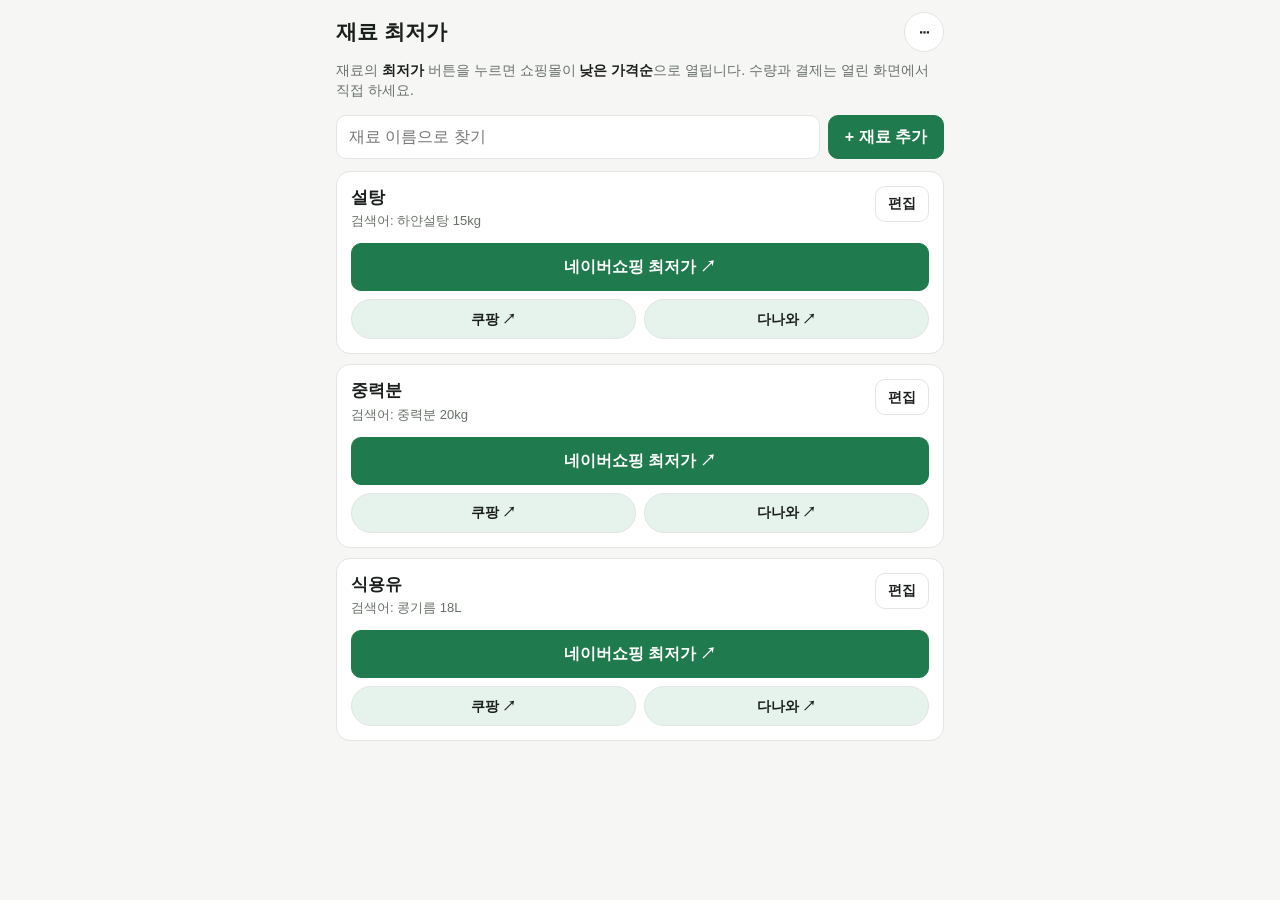
<file: order_app/index.html>
<!doctype html>
<html lang="ko">
<head>
  <meta charset="utf-8">
  <meta name="viewport" content="width=device-width, initial-scale=1, viewport-fit=cover">
  <title>재료 최저가</title>
  <meta name="theme-color" content="#1f7a4d">
  <link rel="manifest" href="manifest.json">
  <link rel="icon" href="icon.svg" type="image/svg+xml">
  <link rel="apple-touch-icon" href="icon.svg">
  <link rel="stylesheet" href="style.css">
</head>
<body>
  <main class="view">
    <header class="topbar">
      <h1>재료 최저가</h1>
      <button id="menu-btn" class="icon-btn" aria-label="메뉴">⋯</button>
    </header>

    <p class="intro">재료의 <b>최저가</b> 버튼을 누르면 쇼핑몰이 <b>낮은 가격순</b>으로 열립니다. 수량과 결제는 열린 화면에서 직접 하세요.</p>

    <div class="toolbar">
      <input id="filter" type="search" placeholder="재료 이름으로 찾기" autocomplete="off">
      <button id="add-btn" class="btn primary">+ 재료 추가</button>
    </div>

    <ul id="items" class="items"></ul>
    <p id="empty" class="empty" hidden>아직 등록된 재료가 없습니다.<br><b>+ 재료 추가</b>로 자주 사는 재료를 올려주세요.</p>
    <p id="no-match" class="empty" hidden>찾는 재료가 없습니다.</p>
  </main>

  <!-- 재료 추가/편집 -->
  <dialog id="item-dialog">
    <form id="item-form" method="dialog">
      <h2 id="dialog-title">재료 추가</h2>
      <label>재료 이름 *
        <input name="name" required maxlength="40" placeholder="예: 설탕">
      </label>
      <label>검색어 <span class="hint">비우면 재료 이름으로 검색. 용량까지 넣으면 더 정확합니다.</span>
        <input name="query" maxlength="100" placeholder="예: 백설 하얀설탕 15kg">
      </label>
      <label>메모
        <input name="memo" maxlength="100" placeholder="예: 2주에 1포대, 지난번 21,000원">
      </label>
      <div class="actions">
        <button type="button" id="delete-btn" class="btn danger ghost" hidden>삭제</button>
        <span class="spacer"></span>
        <button type="button" id="cancel-btn" class="btn">취소</button>
        <button type="submit" class="btn primary">저장</button>
      </div>
    </form>
  </dialog>

  <!-- 메뉴 -->
  <dialog id="menu-dialog">
    <div class="menu">
      <h2>설정</h2>
      <fieldset>
        <legend>최저가 버튼이 여는 사이트</legend>
        <div id="main-site"></div>
      </fieldset>
      <label class="radio check">
        <input id="naver-app" type="checkbox">
        <span><b>네이버는 네이버 앱으로 열기</b> <span class="hint">휴대폰에 네이버 앱이 없으면 꺼주세요. 끄면 인터넷 브라우저로 열립니다.</span></span>
      </label>
      <h2>재료 목록 백업</h2>
      <p class="hint">재료 목록은 이 휴대폰(브라우저)에만 저장됩니다. 기기를 바꿀 때는 파일로 옮기세요.</p>
      <button id="export-btn" class="btn">파일로 내보내기</button>
      <label class="btn file-btn">파일에서 가져오기<input id="import-input" type="file" accept="application/json,.json" hidden></label>
      <button id="menu-close" class="btn primary">닫기</button>
    </div>
  </dialog>

  <div id="toast" class="toast" role="status" hidden>
    <span>네이버 앱이 안 열리나요?</span>
    <a target="_blank" rel="noopener">웹으로 열기 ↗</a>
    <button id="toast-close" type="button" aria-label="닫기">✕</button>
  </div>

  <script src="sites.js"></script>
  <script src="app.js"></script>
</body>
</html>
</file>
<file: order_app/style.css>
:root {
  --bg: #f6f7f5;
  --surface: #ffffff;
  --text: #1b1f1c;
  --muted: #687068;
  --line: #e2e5e1;
  --accent: #1f7a4d;
  --accent-text: #ffffff;
  --accent-soft: #e6f3ec;
  --danger: #b3261e;
  --radius: 14px;
}
@media (prefers-color-scheme: dark) {
  :root {
    --bg: #121513;
    --surface: #1c201d;
    --text: #e8ebe8;
    --muted: #9aa39b;
    --line: #2c322e;
    --accent: #4cc38a;
    --accent-text: #0b1f14;
    --accent-soft: #1b3326;
    --danger: #ff8a80;
  }
}

* { box-sizing: border-box; }
[hidden] { display: none !important; }
html { -webkit-text-size-adjust: 100%; }
body {
  margin: 0;
  background: var(--bg);
  color: var(--text);
  font-family: -apple-system, BlinkMacSystemFont, "Apple SD Gothic Neo", "Malgun Gothic", "Noto Sans KR", sans-serif;
  font-size: 16px;
  line-height: 1.45;
}
.view { max-width: 640px; margin: 0 auto; padding: 0 16px calc(32px + env(safe-area-inset-bottom)); }

.topbar {
  position: sticky; top: 0; z-index: 5;
  display: flex; align-items: center; gap: 8px;
  padding: calc(12px + env(safe-area-inset-top)) 0 8px;
  background: var(--bg);
}
.topbar h1 { font-size: 21px; margin: 0; flex: 1; }
.intro { margin: 0 0 14px; color: var(--muted); font-size: 14px; word-break: keep-all; }
.intro b { color: var(--text); }

.icon-btn {
  width: 40px; height: 40px; flex: none;
  border: 1px solid var(--line); border-radius: 50%;
  background: var(--surface); color: var(--text);
  font-size: 18px; cursor: pointer;
}
.btn {
  display: inline-flex; align-items: center; justify-content: center;
  min-height: 44px; padding: 0 16px;
  border: 1px solid var(--line); border-radius: 10px;
  background: var(--surface); color: var(--text);
  font: inherit; font-weight: 600; cursor: pointer; text-decoration: none;
  white-space: nowrap;
}
.btn.primary { background: var(--accent); border-color: var(--accent); color: var(--accent-text); }
.btn.small { min-height: 36px; padding: 0 12px; font-size: 14px; }
.btn.ghost { background: transparent; }
.btn.danger { color: var(--danger); }

.toolbar { display: flex; gap: 8px; margin-bottom: 12px; }
.toolbar input {
  flex: 1; min-width: 0; min-height: 44px; padding: 0 12px;
  border: 1px solid var(--line); border-radius: 10px;
  background: var(--surface); color: var(--text); font: inherit;
}

.items { list-style: none; margin: 0; padding: 0; display: grid; gap: 10px; }
.item {
  padding: 14px; background: var(--surface);
  border: 1px solid var(--line); border-radius: var(--radius);
  display: grid; gap: 12px;
}
.item-head { display: flex; align-items: flex-start; gap: 8px; }
.item-info { flex: 1; min-width: 0; }
.item-name { font-weight: 700; font-size: 17px; }
.item-meta { color: var(--muted); font-size: 13px; margin-top: 2px; overflow-wrap: anywhere; }
.item-actions { display: grid; gap: 8px; }
.main-link { width: 100%; min-height: 48px; font-size: 16px; }
.chips { display: flex; gap: 8px; flex-wrap: wrap; }
.chip {
  flex: 1; display: inline-flex; align-items: center; justify-content: center;
  min-height: 40px; padding: 0 12px;
  border: 1px solid var(--line); border-radius: 999px;
  background: var(--accent-soft); color: var(--text);
  font-size: 14px; font-weight: 600; text-decoration: none; white-space: nowrap;
}

.empty { color: var(--muted); text-align: center; padding: 32px 8px; }

dialog {
  width: min(440px, calc(100vw - 32px));
  border: 0; border-radius: 16px; padding: 20px;
  background: var(--surface); color: var(--text);
}
dialog::backdrop { background: rgba(0, 0, 0, .45); }
dialog h2 { margin: 0 0 12px; font-size: 19px; }
dialog label { display: block; margin-bottom: 12px; font-size: 14px; font-weight: 600; }
dialog input:not([type=radio]) {
  display: block; width: 100%; margin-top: 4px; min-height: 44px; padding: 0 12px;
  border: 1px solid var(--line); border-radius: 10px;
  background: var(--bg); color: var(--text); font: inherit; font-weight: 400;
}
.hint { color: var(--muted); font-weight: 400; font-size: 12px; }
.actions { display: flex; gap: 8px; align-items: center; margin-top: 8px; }
.spacer { flex: 1; }
.menu { display: grid; gap: 10px; }
.menu h2 { margin: 6px 0 0; }
.menu .hint { margin: -4px 0 2px; }
fieldset { border: 1px solid var(--line); border-radius: 10px; margin: 0; padding: 8px 12px 0; }
legend { font-size: 14px; font-weight: 600; padding: 0 4px; }
label.radio { display: flex; gap: 10px; align-items: flex-start; font-weight: 400; margin-bottom: 10px; cursor: pointer; }
label.radio input { margin-top: 4px; accent-color: var(--accent); }
.file-btn { margin: 0; }

label.check { margin: 2px 0 4px; }
.toast {
  position: fixed; z-index: 20;
  left: 16px; right: 16px; bottom: calc(16px + env(safe-area-inset-bottom));
  max-width: 608px; margin: 0 auto;
  display: flex; align-items: center; gap: 10px;
  padding: 12px 14px; border-radius: 12px;
  background: var(--text); color: var(--bg);
  box-shadow: 0 6px 24px rgba(0, 0, 0, .25); font-size: 14px;
}
.toast span { flex: 1; }
.toast a { color: var(--bg); font-weight: 700; white-space: nowrap; }
.toast button { border: 0; background: transparent; color: var(--bg); font-size: 16px; cursor: pointer; padding: 4px; }
</file>
